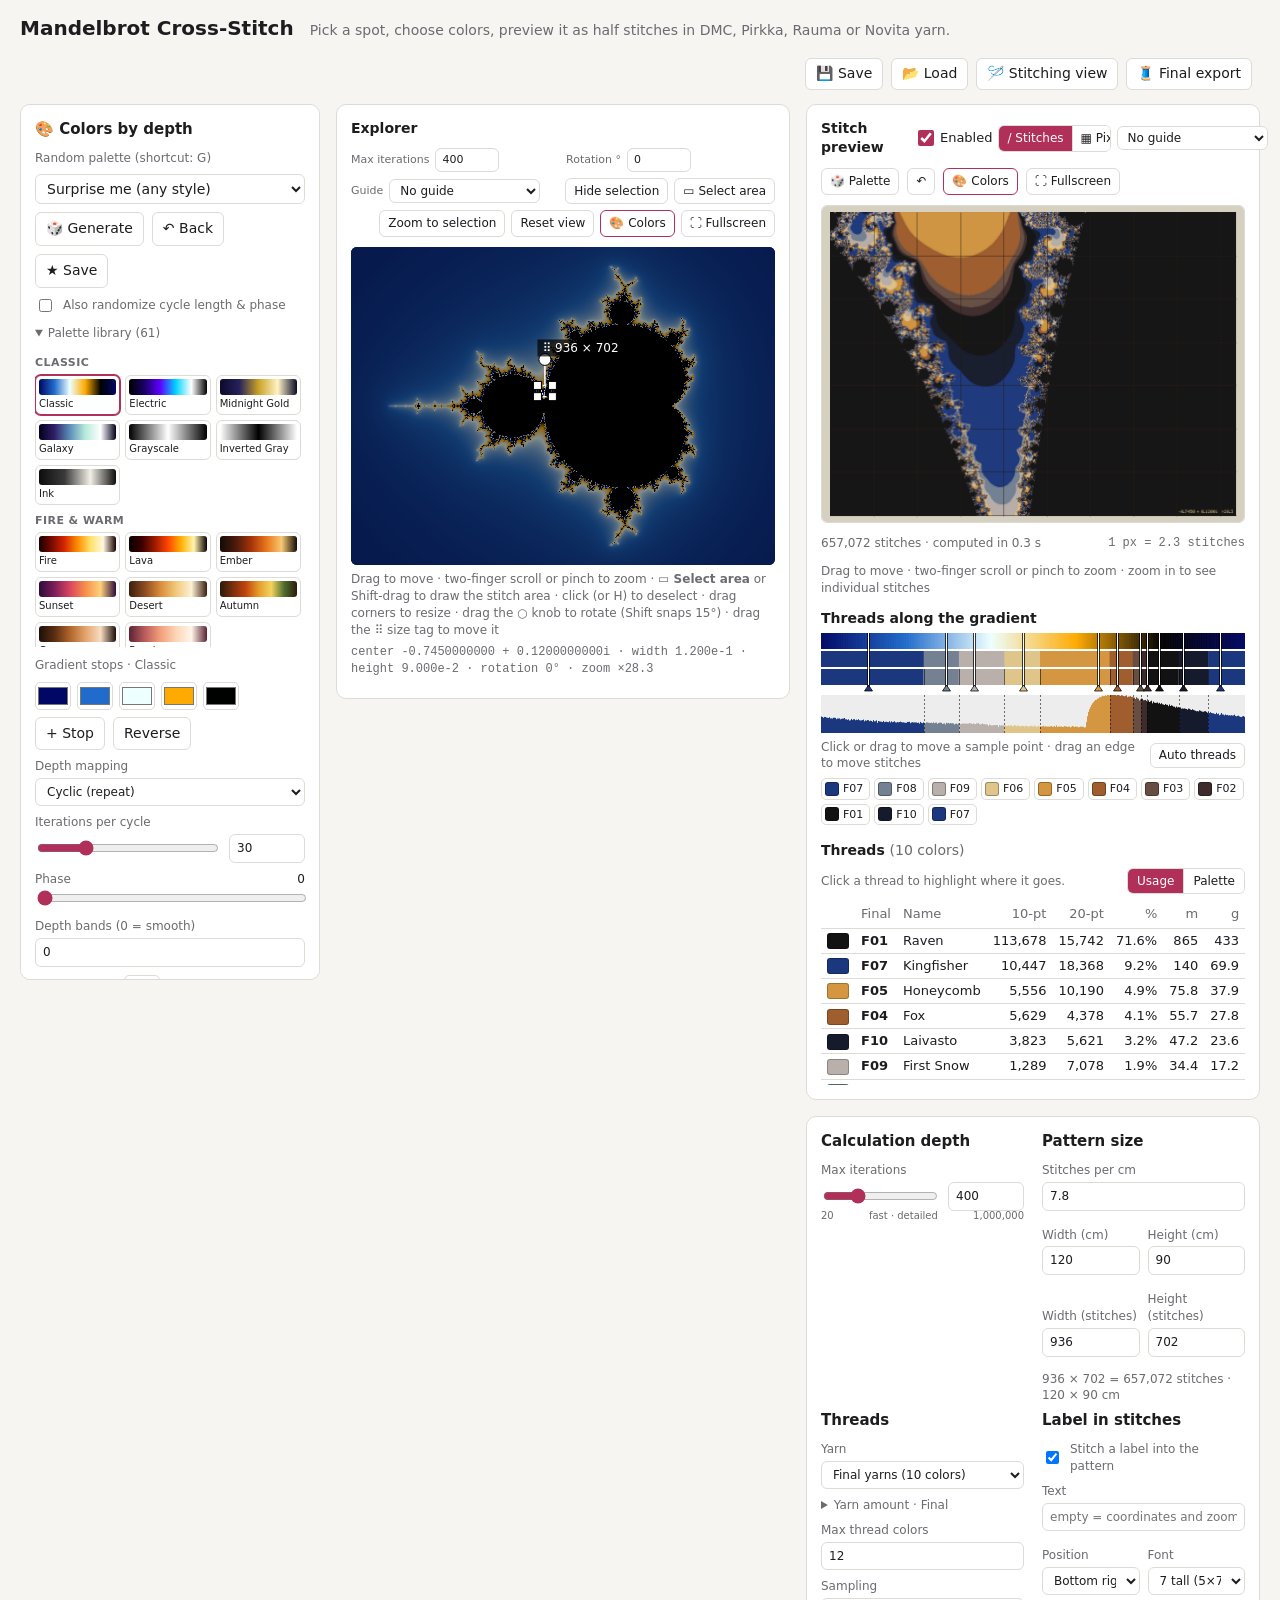
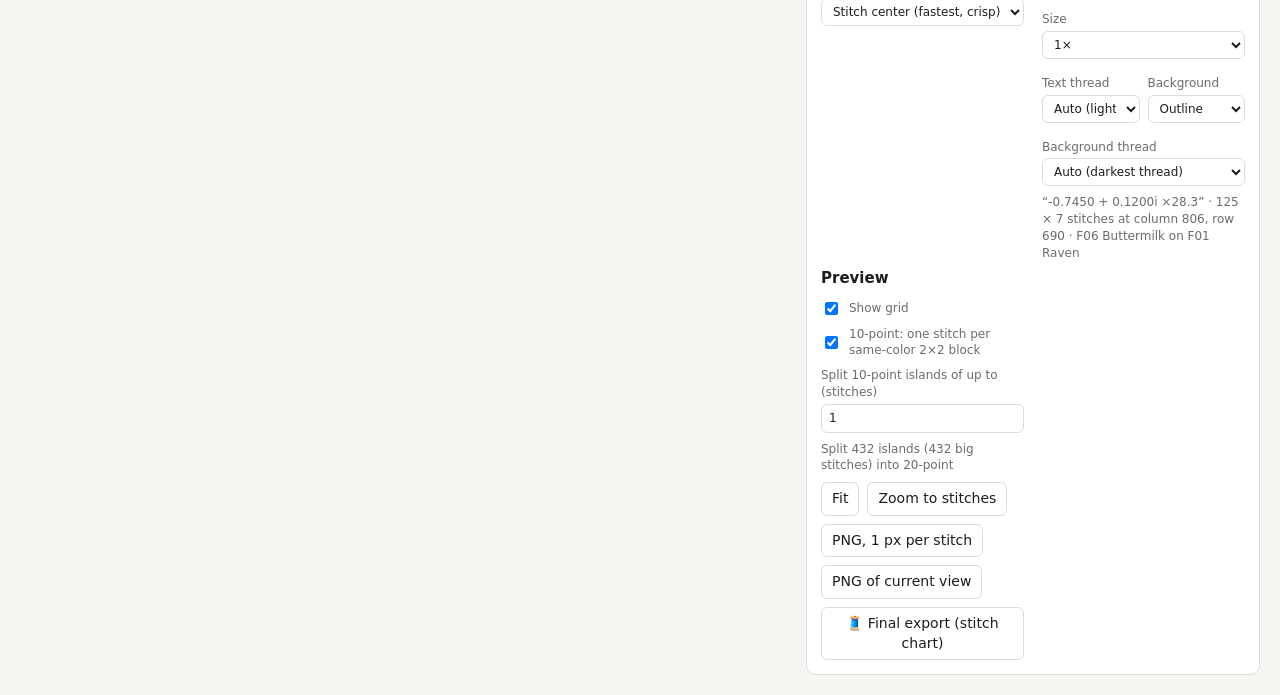
<file: index.html>
<!doctype html>
<html lang="en">
<head>
  <meta charset="utf-8">
  <meta name="viewport" content="width=device-width, initial-scale=1">
  <title>Mandelbrot Cross-Stitch</title>
  <link rel="stylesheet" href="style.css">
</head>
<body>
  <header class="top">
    <h1>Mandelbrot Cross-Stitch</h1>
    <span class="muted">Pick a spot, choose colors, preview it as half stitches in DMC, Pirkka, Rauma or Novita yarn.</span>
    <div class="row file-tools">
      <button id="saveSettings" type="button" title="Download the selection, colors and render settings as a JSON file (Cmd+S)">💾 Save</button>
      <button id="loadSettings" type="button" title="Open a saved JSON file or stitch chart (or drop it onto the page)">📂 Load</button>
      <a class="btn-link" href="work.html" target="_blank" rel="noopener" title="Open the stitching view: load a final export and track your progress while stitching">🪡 Stitching view</a>
      <button id="finalExport" type="button" title="Final export: every stitch of the pattern, the 10-point blocks, the thread list and the settings, as one JSON file for making the piece">🧵 Final export</button>
      <input id="loadFile" type="file" accept=".json,application/json" hidden>
      <span id="fileMsg" class="muted small"></span>
    </div>
  </header>

  <main class="app" id="app">
    <!-- Color panel: affects both views. Docked as a sticky column; floats inside a view in fullscreen. -->
    <aside class="panel" id="colorPanel" aria-label="Colors">
      <div class="float-bar"><span class="grip" title="Drag to move">⠿ Colors</span><button type="button" class="float-hide">Hide</button></div>
      <section>
        <h2>🎨 Colors by depth</h2>
        <div class="field-label">Random palette <span class="muted">(shortcut: G)</span></div>
        <select id="genStyle" aria-label="Random palette style"></select>
        <div class="row wrap">
          <button id="generate" type="button" title="Generate a random palette (G)">🎲 Generate</button>
          <button id="paletteBack" type="button" title="Go back to the previous palette">↶ Back</button>
          <button id="savePalette" type="button" title="Save this palette to the library">★ Save</button>
        </div>
        <label class="inline"><input id="genCycle" type="checkbox"> Also randomize cycle length &amp; phase</label>
        <details class="library" open>
          <summary>Palette library <span id="presetCount" class="muted"></span></summary>
          <div id="gallery" class="gallery"></div>
        </details>
        <div class="field-label">Gradient stops · <span id="paletteName"></span></div>
        <div id="stops" class="stops"></div>
        <div class="row">
          <button id="addStop" type="button">+ Stop</button>
          <button id="reverseStops" type="button">Reverse</button>
        </div>
        <label>Depth mapping
          <select id="mapping">
            <option value="cyclic">Cyclic (repeat)</option>
            <option value="linear">Linear</option>
            <option value="log">Logarithmic</option>
            <option value="balanced">Balanced (equal area per color)</option>
            <option value="edge">Balanced to max depth · crisp edge</option>
            <option value="spectrum">Single pass · detail balance</option>
          </select>
        </label>
        <label class="inline" id="fitRangeRow" title="Spread the whole gradient over the depths present in the selected area">
          <input id="fitRange" type="checkbox"> Fit gradient to the selected area
        </label>
        <label id="edgeWidthRow">Edge band width <output id="edgeWidthOut"></output>
          <input id="edgeWidth" type="range" min="-200" max="200" step="1" title="Left: thin bands at the edge · Right: wide bands at the edge (double-click to reset)">
          <span class="range-ends"><span>narrow</span><span>balanced</span><span>wide</span></span>
        </label>
        <label id="detailBalanceRow">Detail balance <output id="detailBalanceOut"></output>
          <input id="detailBalance" type="range" min="0" max="100" step="1" title="How the single gradient pass is shared out. Left: equal area per color (like Balanced), detail in the outer areas. Right: by depth, more colors in the deep filaments next to the inside. Double-click to reset.">
          <span class="range-ends"><span>by area</span><span>even</span><span>by depth (near the set)</span></span>
        </label>
        <label id="bunchRow">Band bunching <output id="bunchOut"></output>
          <input id="bunch" type="range" min="-100" max="100" step="1" title="Pack the color bands toward the outer area (left) or toward the set's edge (right). Double-click to reset.">
          <span class="range-ends"><span>toward outside</span><span>even</span><span>toward edge</span></span>
        </label>
        <label id="periodRow"><span id="periodLabel">Iterations per cycle</span>
          <span class="slider-num">
            <input id="period" type="range" min="0" max="1000" step="1" title="Logarithmic: 1 – 1,000,000">
            <input id="periodNum" type="number" min="1" max="1000000" step="any">
          </span>
        </label>
        <label class="cyclic-only">Phase <output id="offsetOut"></output>
          <input id="offset" type="range" min="0" max="1" step="0.01">
        </label>
        <label>Depth bands <span class="muted">(0 = smooth)</span>
          <input id="bands" type="number" min="0" max="64" step="1">
        </label>
        <label class="inline">Inside the set
          <input id="interior" type="color">
        </label>
      </section>
    </aside>

    <div class="layout">
    <!-- Row 1: explorer -->
    <div class="stage solo" id="explorerStage">
      <section class="card" id="explorerCard">
        <div class="card-head">
          <h2>Explorer</h2>
          <div class="row wrap-tight">
            <label class="inline compact" title="Higher = more detail near the set edge, slower">Max iterations
              <input id="maxIter" type="number" min="20" max="1000000" step="10">
            </label>
            <label class="inline compact" title="Rotate the stitch area (degrees, counter-clockwise). Or drag the round knob; Shift snaps to 15°. Double-click to reset.">Rotation °
              <input id="selRot" type="number" min="-180" max="180" step="1">
            </label>
            <label class="inline compact" title="Framing guide inside the selection and over the stitch preview (F cycles, Shift+F turns)">Guide
              <select class="guide-select"></select>
            </label>
            <button class="guide-orient" type="button" title="Turn the guide (Shift+F)">⟲</button>
            <button id="selToggle" type="button" title="Hide the selection to explore freely (also: a plain click in the explorer, H, or Esc). Shift-drag draws a new one.">Hide selection</button>
            <button id="selectMode" type="button" title="Draw a new stitch area (or Shift-drag). Turns off after drawing.">▭ Select area</button>
            <button id="zoomSel" type="button">Zoom to selection</button>
            <button id="resetView" type="button">Reset view</button>
            <button class="colors-btn" type="button" title="Show/hide the color panel">🎨 Colors</button>
            <button class="fs-btn" data-stage="explorerStage" type="button" title="Fullscreen (Esc to exit)">⛶ Fullscreen</button>
          </div>
        </div>
        <div id="explorerWrap" class="explorer">
          <canvas id="explorer"></canvas>
          <canvas id="overlay"></canvas>
        </div>
        <p class="muted small">
          Drag to move · two-finger scroll or pinch to zoom ·
          <b>▭ Select area</b> or Shift-drag to draw the stitch area · click (or H) to deselect · drag corners to resize · drag the ○ knob to rotate (Shift snaps 15°) · drag the ⠿ size tag to move it
        </p>
        <div id="coords" class="info mono"></div>
      </section>
    </div>

    <!-- Row 2: size, thread & preview controls → stitch renderer -->
    <div class="stage" id="stitchStage">
    <aside class="panel sticky" aria-label="Pattern controls">
      <div class="float-bar"><span class="grip" title="Drag to move">⠿ Controls</span><button type="button" class="float-hide">Hide</button></div>
      <section>
        <h2>Calculation depth</h2>
        <label title="Max iterations: higher = more detail near the set's edge, slower. Same setting as the explorer's Max iterations. Recomputes when you release the slider.">Max iterations
          <span class="slider-num">
            <input id="depthSlider" type="range" min="0" max="1000" step="1">
            <input id="depthNum" type="number" min="20" max="1000000" step="10">
          </span>
          <span class="range-ends"><span>20</span><span>fast · detailed</span><span>1,000,000</span></span>
        </label>
      </section>

      <section>
        <h2>Pattern size</h2>
        <label>Stitches per cm
          <input id="density" type="number" min="1" max="100" step="0.1">
        </label>
        <div class="row">
          <label>Width (cm)
            <input id="cmW" type="number" min="1" max="1000" step="0.1">
          </label>
          <label>Height (cm)
            <input id="cmH" type="number" min="1" max="1000" step="0.1">
          </label>
        </div>
        <div class="row">
          <label>Width (stitches)
            <input id="stitchW" type="number" min="5" max="20000" step="1">
          </label>
          <label>Height (stitches)
            <input id="stitchH" type="number" min="5" max="20000" step="1">
          </label>
        </div>
        <div id="sizeInfo" class="info"></div>
      </section>

      <section>
        <h2>Threads</h2>
        <label title="Which threads the pattern is made of. Pirkka colors are sampled from the 2024 shade card photo, Rauma Finull colors from the product photos on raumagarn.no, Novita 7 Veljestä colors from the AW2026 yarn card, Store bin colors measured from photos taken in the store, Final yarns measured from photos of each ball on white paper (all approximate).">Yarn
          <select id="yarn">
            <option value="final">Final yarns (10 colors)</option>
            <option value="final2">Final yarns v2, resampled (10 colors)</option>
            <option value="dmc">DMC stranded cotton (441 colors)</option>
            <option value="pirkka">Pirkka wool (75 colors)</option>
            <option value="rauma">Rauma Finull wool (137 colors)</option>
            <option value="novita">Novita 7 Veljestä wool (35 colors)</option>
            <option value="store">Store bin, from photos (12 colors)</option>
          </select>
        </label>
        <details class="yarn-amount" id="yarnAmount">
          <summary>Yarn amount · <span id="yarnAmountName">DMC</span></summary>
          <div class="row">
            <label>Meters per ball <input id="yarnMeters" type="number" min="1" max="100000" step="any"></label>
            <label>Grams per ball <input id="yarnGrams" type="number" min="1" max="10000" step="any"></label>
          </div>
          <div class="row">
            <label title="Strands threaded for each small 20-point stitch. 0.5 = one ply of a 2-ply strand (split the yarn)">Strands, 20-point <input id="yarnStrands" type="number" min="0.25" max="12" step="0.5"></label>
            <label id="yarnStrandsBigRow" title="Strands threaded for each big 10-point stitch (over a 2 × 2 block)">Strands, 10-point <input id="yarnStrandsBig" type="number" min="0.25" max="12" step="0.5"></label>
            <label title="Extra for starting and ending tails and travel between areas">Extra for tails % <input id="yarnExtra" type="number" min="0" max="200" step="1"></label>
          </div>
          <div id="yarnPerStitch" class="info"></div>
        </details>
        <label>Max thread colors
          <input id="maxColors" type="number" min="2" max="80" step="1">
        </label>
        <label>Sampling
          <select id="supersample">
            <option value="1">Stitch center (fastest, crisp)</option>
            <option value="2">2×2 per stitch (4× slower)</option>
            <option value="3">3×3 per stitch (9× slower)</option>
            <option value="8">Ultra clean: 64 samples, jittered median (64× slower)</option>
            <option value="16">Ultra clean: 256 samples (256× slower, final export)</option>
            <option value="32">Ultra clean: 1024 samples (1024× slower, final export)</option>
          </select>
        </label>
      </section>

      <section>
        <h2>Label in stitches</h2>
        <label class="inline"><input id="labelOn" type="checkbox"> Stitch a label into the pattern</label>
        <label>Text
          <input id="labelText" type="text" maxlength="120" placeholder="empty = coordinates and zoom">
        </label>
        <div class="row">
          <label>Position
            <select id="labelPos">
              <option value="bl">Bottom left</option>
              <option value="bc">Bottom center</option>
              <option value="br">Bottom right</option>
            </select>
          </label>
          <label title="Font height in stitches (before the size multiplier)">Font
            <select id="labelFont">
              <option value="7">7 tall (5×7)</option>
              <option value="5">5 tall (3×5)</option>
              <option value="3">3 tall (tiny)</option>
            </select>
          </label>
        </div>
        <label title="Each font pixel becomes size × size stitches">Size
          <select id="labelSize">
            <option value="1">1×</option>
            <option value="2">2×</option>
            <option value="3">3×</option>
          </select>
        </label>
        <div class="row">
          <label>Text thread <select id="labelFg"></select></label>
          <label>Background
            <select id="labelBgMode">
              <option value="none">None</option>
              <option value="outline">Outline</option>
              <option value="band">Band</option>
            </select>
          </label>
        </div>
        <label>Background thread <select id="labelBg"></select></label>
        <div id="labelInfo" class="info"></div>
      </section>

      <section>
        <h2>Preview</h2>
        <label class="inline"><input id="grid" type="checkbox"> Show grid</label>
        <label class="inline" title="Penelope canvas: where a 2 × 2 block of the fine grid (fixed blocks from the top-left corner) is one color, stitch it as one big 10-point stitch instead of four small ones"><input id="grosPoint" type="checkbox"> 10-point: one stitch per same-color 2×2 block</label>
        <label title="An island is a group of same-color 10-point stitches touching by an edge or a corner. Islands this small or smaller are stitched as 20-point instead (0 = keep every 10-point stitch).">Split 10-point islands of up to (stitches)
          <input id="islandMax" type="number" min="0" max="1000" step="1">
        </label>
        <div id="islandInfo" class="info"></div>
        <div class="row wrap">
          <button id="fitPreview" type="button">Fit</button>
          <button id="stitchZoom" type="button">Zoom to stitches</button>
        </div>
        <div class="row wrap">
          <button id="exportFull" type="button">PNG, 1 px per stitch</button>
          <button id="exportView" type="button">PNG of current view</button>
          <button id="finalExport2" type="button" title="Every stitch, the 10-point blocks, the thread list and the settings as one JSON file">🧵 Final export (stitch chart)</button>
        </div>
      </section>
    </aside>
      <section class="card" id="stitchCard">
        <div class="card-head">
          <div class="row head-left">
            <h2>Stitch preview</h2>
            <label class="switch" title="Turn off to skip computing the pattern while exploring">
              <input id="stitchEnabled" type="checkbox"> <span>Enabled</span>
            </label>
            <div class="seg" role="group" aria-label="Zoomed-in look" title="How stitches look when zoomed in">
              <button type="button" data-look="stitch">/ Stitches</button>
              <button type="button" data-look="pixels">▦ Pixels</button>
            </div>
            <select class="guide-select" title="Framing guide (F cycles, Shift+F turns)" aria-label="Framing guide"></select>
            <button class="guide-orient" type="button" title="Turn the guide (Shift+F)">⟲</button>
          </div>
          <div class="row status">
            <button id="generate2" type="button" title="New random palette (G)">🎲 Palette</button>
            <button id="paletteBack2" type="button" title="Previous palette">↶</button>
            <button class="colors-btn" type="button" title="Show/hide the color panel">🎨 Colors</button>
            <button class="fs-btn" data-stage="stitchStage" type="button" title="Fullscreen (Esc to exit)">⛶ Fullscreen</button>
          </div>
        </div>
        <div class="preview-box">
          <canvas id="stitches"></canvas>
          <div id="stitchOff" class="preview-off" hidden>Stitch preview is off. Turn on “Enabled” to compute the pattern.</div>
        </div>
        <div class="row between">
          <span class="row status">
            <progress id="progress" max="1" value="0" hidden></progress>
            <span id="status" class="muted small"></span>
          </span>
          <span class="mono muted small"><span id="hover"></span> <span id="zoomInfo"></span></span>
        </div>
        <p class="muted small">Drag to move · two-finger scroll or pinch to zoom · zoom in to see individual stitches</p>
        <!-- Thread spectrum: docked here; floats in fullscreen (moved by JS into the explorer when that is fullscreen). -->
        <div class="spectrum-wrap" id="spectrumPanel">
        <div class="float-bar"><span class="grip" title="Drag to move">⠿ Threads along the gradient</span><button type="button" class="float-hide">Hide</button></div>
        <h3 title="Top: the gradient. Middle: the threads it becomes (picked from the gradient alone, so depth-mapping settings don't change them). Lines: where each thread's color is sampled. Bottom: how many stitches land on each part of the gradient.">Threads along the gradient</h3>
        <canvas id="spectrum" class="spectrum" title="Top: gradient · 2nd: nearest yarn colors of the selected yarn set · 3rd: the chosen threads · lines: where each thread is sampled · bottom: stitches along the gradient. Click or drag to move the sample point of the thread under the pointer; drag the edge between two threads to move stitches between them."></canvas>
        <div class="row between spectrum-foot">
          <span id="spectrumInfo" class="muted small spectrum-info"></span>
          <button id="threadsAuto" type="button" title="Throw away your thread edits and pick threads automatically again">Auto threads</button>
        </div>
        <!-- One chip per band (thread segment): click to choose its exact yarn from the yarn set. -->
        <div id="bandChips" class="band-chips"></div>
        <div id="bandUnused" class="muted small band-unused"></div>
        <div id="bandPicker" class="band-picker" hidden>
          <div class="row band-picker-head">
            <span id="bandPickerTitle" class="small"></span>
            <input id="bandSearch" type="search" placeholder="Search code or name" autocomplete="off">
            <button id="bandPickerClose" type="button" title="Close">✕</button>
          </div>
          <div class="row band-picker-tools">
            <button id="bandSplit" type="button" title="Split this band in two; the new half gets a yarn no band uses yet">＋ Split band</button>
            <button id="bandRemove" type="button" title="Remove this band: its part of the gradient goes to the neighbouring band">− Remove band</button>
          </div>
          <div id="bandPickerList" class="band-picker-list"></div>
        </div>
        </div>
        <div class="legend-wrap">
        <div class="float-bar"><span class="grip" title="Drag to move">⠿ Threads</span><button type="button" class="float-hide">Hide</button></div>
        <h3>Threads <span id="threadCount" class="muted"></span></h3>
        <div class="row between legend-tools">
          <span class="muted small">Click a thread to highlight where it goes.</span>
          <div class="seg" id="legendSort" role="group" aria-label="Sort threads">
            <button type="button" data-sort="usage" title="Most stitches first">Usage</button>
            <button type="button" data-sort="palette" title="In gradient order, inside-the-set thread first">Palette</button>
          </div>
        </div>
        <table class="legend">
          <thead><tr><th></th><th id="legendCodeHead">DMC</th><th>Name</th><th class="num" id="legendBigHead" title="Big stitches, each over a same-color 2 × 2 block">10-pt</th><th class="num" id="legendSmallHead" title="Small stitches, each over one cell">20-pt</th><th class="num" title="Share of the pattern area">%</th><th class="num" title="Estimated yarn length, meters (see Yarn amount in the stitch controls)">m</th><th class="num" title="Estimated yarn weight, grams">g</th></tr></thead>
          <tbody id="legend"></tbody>
        </table>
        <div id="yarnTotal" class="muted small yarn-total"></div>
        </div>
      </section>
    </div>
    </div>
  </main>

  <!-- Save: a name is required. A modal <dialog> sits in the top layer, so it also works in fullscreen. -->
  <dialog id="saveDialog" aria-labelledby="saveDialogTitle">
    <form id="saveForm">
      <h2 id="saveDialogTitle">💾 Save settings</h2>
      <label>Name this save
        <input id="saveNameInput" type="text" maxlength="80" list="saveNameList" autocomplete="off" placeholder="e.g. Seahorse valley, blue">
      </label>
      <datalist id="saveNameList"></datalist>
      <div id="saveFilePreview" class="muted small mono"></div>
      <div id="saveDialogNote" class="muted small"></div>
      <div class="row dialog-buttons">
        <button type="button" id="saveCancel">Cancel</button>
        <button type="submit" id="saveConfirm" class="primary" disabled>Save</button>
      </div>
    </form>
  </dialog>

  <script type="module" src="js/main.js"></script>
</body>
</html>
</file>
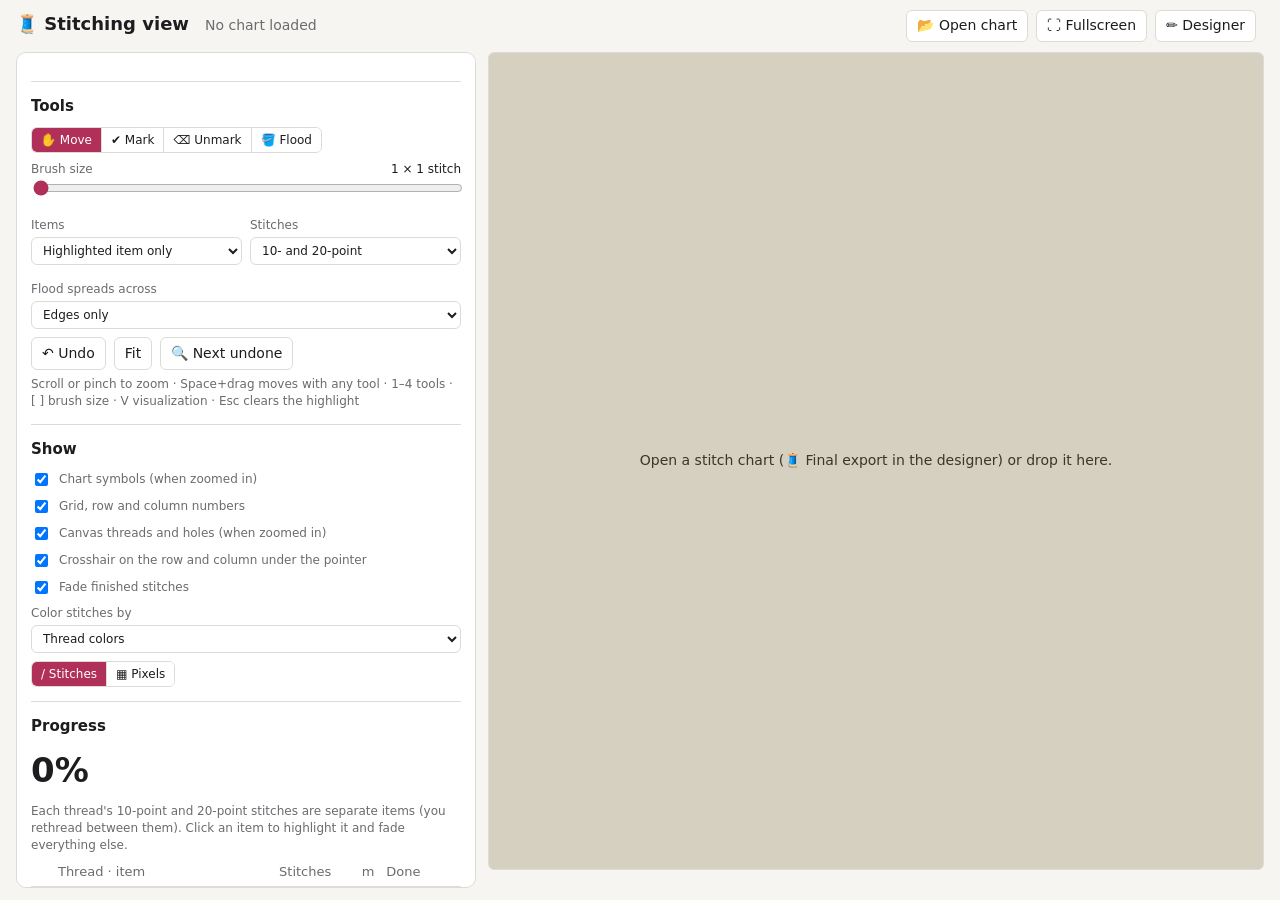
<file: work.html>
<!doctype html>
<html lang="en">
<head>
  <meta charset="utf-8">
  <meta name="viewport" content="width=device-width, initial-scale=1, viewport-fit=cover">
  <meta name="theme-color" content="#17171a">
  <title>Stitching view · Mandelbrot Cross-Stitch</title>
  <link rel="manifest" href="manifest.webmanifest">
  <link rel="icon" href="icons/icon-192.png">
  <link rel="stylesheet" href="style.css">
  <link rel="stylesheet" href="work.css">
</head>
<body class="work">
  <header class="top work-top">
    <h1>🧵 Stitching view</h1>
    <span id="chartInfo" class="muted">No chart loaded</span>
    <div class="row file-tools">
      <button id="openChart" type="button" title="Open a stitch chart (🧵 Final export in the designer), or drop it anywhere">📂 Open chart</button>
      <input id="chartFile" type="file" accept=".json,application/json,text/plain" hidden>
      <button id="fsBtn" type="button" title="Fullscreen">⛶ Fullscreen</button>
      <a class="btn-link" href="index.html" target="_blank" rel="noopener" title="Open the designer">✏️ Designer</a>
      <span id="msg" class="muted small"></span>
    </div>
  </header>

  <main class="work-main">
    <aside class="panel work-panel" aria-label="Stitching tools">
      <!-- Phone: this panel is a slide-up sheet (☰ in the bottom toolbar). -->
      <div class="sheet-head">
        <span class="sheet-grip"></span>
        <button id="sheetClose" type="button" aria-label="Close">✕</button>
      </div>
      <section class="phone-only">
        <h2>Chart</h2>
        <div id="chartInfo2" class="muted small"></div>
        <div class="row wrap">
          <button id="openChart2" type="button">📂 Open chart</button>
          <button id="fsBtn2" type="button">⛶ Fullscreen</button>
          <a class="btn-link" href="index.html" rel="noopener">✏️ Designer</a>
        </div>
      </section>
      <section>
        <h2>Tools</h2>
        <div class="seg tools" id="tools" role="group" aria-label="Tool">
          <button type="button" data-tool="pan" title="Drag to move the view (1)">✋ Move</button>
          <button type="button" data-tool="paint" title="Drag over stitches to mark them done (2)">✔ Mark</button>
          <button type="button" data-tool="erase" title="Drag over stitches to unmark them (3)">⌫ Unmark</button>
          <button type="button" data-tool="fill" title="Flood: click a stitch to mark its whole connected same-color patch done (click a finished one to unmark) (4)">🪣 Flood</button>
        </div>
        <label>Brush size <output id="brushOut"></output>
          <input id="brush" type="range" min="0" max="7" step="1" title="Size of the ✔ Mark / ⌫ Unmark brush in stitches ([ and ] change it)">
        </label>
        <div class="row">
          <label title="Which items the marking tools touch (an item = a thread in one stitch type)">Items
            <select id="filterColor">
              <option value="all">All colors</option>
              <option value="hl">Highlighted item only</option>
            </select>
          </label>
          <label title="Which stitch type the marking tools touch">Stitches
            <select id="filterStyle">
              <option value="both">10- and 20-point</option>
              <option value="10">10-point only</option>
              <option value="20">20-point only</option>
            </select>
          </label>
        </div>
        <label title="How the flood spreads through same-color stitches">Flood spreads across
          <select id="floodConn">
            <option value="4">Edges only</option>
            <option value="8">Edges and corners</option>
          </select>
        </label>
        <div class="row wrap">
          <button id="undo" type="button" title="Undo the last marking (Cmd+Z)">↶ Undo</button>
          <button id="fit" type="button" title="Show the whole piece (F)">Fit</button>
          <button id="findNext" type="button" title="Jump to the next unfinished stitch of the highlighted color, or of any color (N)">🔍 Next undone</button>
        </div>
        <p class="muted small">Scroll or pinch to zoom · Space+drag moves with any tool · 1–4 tools · [ ] brush size · V visualization · Esc clears the highlight</p>
      </section>

      <section>
        <h2>Show</h2>
        <label class="inline"><input type="checkbox" id="showSymbols"> Chart symbols (when zoomed in)</label>
        <label class="inline"><input type="checkbox" id="showGrid"> Grid, row and column numbers</label>
        <label class="inline"><input type="checkbox" id="showTexture"> Canvas threads and holes (when zoomed in)</label>
        <label class="inline"><input type="checkbox" id="showCross"> Crosshair on the row and column under the pointer</label>
        <label class="inline"><input type="checkbox" id="showDone"> Fade finished stitches</label>
        <label title="Color each stitch by a property instead of its thread color (V cycles)">Color stitches by
          <select id="visual"></select>
        </label>
        <div id="visualLegend" class="visual-legend"></div>
        <div class="seg" role="group" aria-label="Look">
          <button type="button" data-look="stitch">/ Stitches</button>
          <button type="button" data-look="pixels">▦ Pixels</button>
        </div>
      </section>

      <section>
        <h2>Progress</h2>
        <div class="total-progress">
          <div class="total-pct" id="pctAll">0%</div>
          <div class="total-detail">
            <div class="done-bar big"><span class="bar"><span id="barAll"></span></span></div>
            <div id="progressText" class="muted small"></div>
          </div>
        </div>
        <p class="muted small">Each thread's 10-point and 20-point stitches are separate items (you rethread between them). Click an item to highlight it and fade everything else.</p>
        <table class="legend work-legend">
          <thead><tr><th></th><th>Thread · item</th><th class="num" title="Stitches (a 10-point stitch covers 2 × 2 cells and counts once)">Stitches</th><th class="num" title="Estimated yarn, meters">m</th><th>Done</th></tr></thead>
          <tbody id="threads"></tbody>
        </table>
      </section>

      <section>
        <h2>Progress backup</h2>
        <p class="muted small">Progress is kept in this browser. Save it to a file now and then (a backup, and the way to move it between your phone and computer).</p>
        <div class="row wrap">
          <button id="saveProgress" type="button" title="Download your progress as a file">⬇ Save progress</button>
          <button id="loadProgress" type="button" title="Apply a saved progress file to the open chart">⬆ Load progress</button>
          <input id="progressFile" type="file" accept=".json,application/json,text/plain" hidden>
        </div>
      </section>
    </aside>

    <section class="work-stage">
      <!-- Phone: top bar (progress + tapped stitch) and bottom toolbar. -->
      <div class="mobile-bar">
        <span id="mPct" class="m-pct">–</span>
        <span id="mInfo" class="m-info">Tap a stitch to see what it is</span>
      </div>
      <div class="preview-box work-box">
        <canvas id="stitches"></canvas>
        <div id="dropHint" class="preview-off">Open a stitch chart (🧵 Final export in the designer) or drop it here.</div>
      </div>
      <div class="row between work-status">
        <span id="hover" class="mono small"></span>
        <span id="zoomInfo" class="mono muted small"></span>
      </div>
      <nav class="mobile-tools" aria-label="Tools">
        <button type="button" data-tool="pan" aria-label="Move">✋<small>Move</small></button>
        <button type="button" data-tool="paint" aria-label="Mark">✔<small>Mark</small></button>
        <button type="button" data-tool="erase" aria-label="Unmark">⌫<small>Unmark</small></button>
        <button type="button" data-tool="fill" aria-label="Flood">🪣<small>Flood</small></button>
        <button type="button" id="mUndo" aria-label="Undo">↶<small>Undo</small></button>
        <button type="button" id="mNext" aria-label="Next undone">🔍<small>Next</small></button>
        <button type="button" id="mSheet" aria-label="Menu">☰<small>Menu</small></button>
      </nav>
    </section>
  </main>

  <script type="module" src="js/work.js"></script>
</body>
</html>
</file>
<file: style.css>
:root {
  --bg: #f6f5f2;
  --panel: #ffffff;
  --text: #1d1d1f;
  --muted: #6b6b70;
  --border: #dddbd5;
  --accent: #b0305a;
  --input: #ffffff;
  --alert: #d0342c;
}
@media (prefers-color-scheme: dark) {
  :root {
    --bg: #17171a;
    --panel: #212125;
    --text: #ececef;
    --muted: #9a9aa2;
    --border: #36363c;
    --accent: #ef6b95;
    --input: #2a2a2f;
    --alert: #ff6b5e;
  }
}

* { box-sizing: border-box; }
body {
  margin: 0;
  background: var(--bg);
  color: var(--text);
  font: 14px/1.4 system-ui, -apple-system, sans-serif;
}

.top { padding: 14px 20px; display: flex; gap: 16px; align-items: baseline; flex-wrap: wrap; }
h1 { font-size: 20px; margin: 0; }
h2 { font-size: 15px; margin: 0 0 10px; }
h3 { font-size: 14px; margin: 16px 0 4px; }
.muted { color: var(--muted); font-weight: normal; }
.small { font-size: 12px; margin: 6px 0; }
.mono { font-family: ui-monospace, Menlo, monospace; font-size: 12px; }

.app {
  display: grid;
  grid-template-columns: 300px minmax(0, 1fr);
  gap: 16px;
  padding: 0 20px 20px;
  align-items: start;
}
.app.colors-closed { grid-template-columns: minmax(0, 1fr); }
.app.colors-closed > #colorPanel { display: none; }
#colorPanel { position: sticky; top: 12px; max-height: calc(100vh - 24px); overflow-y: auto; }
/* The two render views sit side by side; fullscreen is where the detailed work happens. */
.layout {
  display: grid;
  grid-template-columns: minmax(0, 1fr) minmax(0, 1fr);
  gap: 16px;
  align-items: start;
  min-width: 0;
}
@media (max-width: 1100px) {
  .layout { grid-template-columns: minmax(0, 1fr); }
}
#stitchStage:not(:fullscreen) { grid-template-columns: minmax(0, 1fr); }
#stitchStage:not(:fullscreen) > .card { order: 1; }
#stitchStage:not(:fullscreen) > .panel {
  order: 2;
  position: static;
  max-height: none;
  display: grid;
  grid-template-columns: repeat(auto-fit, minmax(190px, 1fr));
  gap: 0 18px;
}
#stitchStage:not(:fullscreen) > .panel section + section { border-top: 0; margin-top: 0; padding-top: 0; }
.card-head h2 { font-size: 14px; }
.card-head button, .card-head .seg button { padding: 4px 8px; font-size: 12px; white-space: nowrap; }
.card-head > .row { flex-wrap: wrap; justify-content: flex-end; gap: 6px; }
.head-left { flex-wrap: nowrap !important; justify-content: flex-start !important; }
.row.status { gap: 8px; }
progress { width: 120px; }
.card-head label.compact { font-size: 11px; }
.card-head label.compact input { width: 64px; padding: 3px 6px; }
.card-head .guide-select { width: auto; margin: 0; padding: 3px 6px; font-size: 12px; }
.guide-orient[hidden] { display: none; }
.stage {
  position: relative;
  display: grid;
  grid-template-columns: 270px minmax(0, 1fr);
  gap: 16px;
  align-items: start;
}
.stage.solo { grid-template-columns: minmax(0, 1fr); }
@media (max-width: 800px) {
  .app { grid-template-columns: 1fr; padding: 0 12px 12px; }
  #colorPanel { position: static; max-height: none; }
  .stage { grid-template-columns: 1fr; }
  .panel.sticky { position: static; max-height: none; }
}

.panel, .card {
  background: var(--panel);
  border: 1px solid var(--border);
  border-radius: 10px;
  padding: 14px;
}
.panel section + section { border-top: 1px solid var(--border); margin-top: 14px; padding-top: 14px; }
.stage > .card { min-width: 0; }
.panel.sticky { position: sticky; top: 12px; max-height: calc(100vh - 24px); overflow-y: auto; }
.card-head { display: flex; justify-content: space-between; align-items: center; gap: 10px; flex-wrap: wrap; margin-bottom: 10px; }
.card-head h2 { margin: 0; }

label, .field-label { display: block; margin: 8px 0; color: var(--muted); font-size: 12px; }
label.inline { display: flex; align-items: center; gap: 8px; }
label output { color: var(--text); float: right; }
input[type=number], input[type=text], select {
  display: block; width: 100%; margin-top: 3px; padding: 5px 7px;
  border: 1px solid var(--border); border-radius: 6px;
  background: var(--input); color: var(--text); font: inherit;
}
input[type=range] { width: 100%; accent-color: var(--accent); }
input[type=color] { width: 36px; height: 28px; padding: 0; border: 1px solid var(--border); border-radius: 5px; background: none; cursor: pointer; }
button {
  padding: 6px 10px; border: 1px solid var(--border); border-radius: 6px;
  background: var(--input); color: var(--text); font: inherit; cursor: pointer;
}
button:hover { border-color: var(--accent); }
.row { display: flex; gap: 8px; align-items: end; }
.row > label { flex: 1; }

.stops { display: flex; flex-wrap: wrap; gap: 6px; margin-bottom: 6px; }
.stop { position: relative; }
.stop button {
  position: absolute; top: -7px; right: -7px; width: 16px; height: 16px; padding: 0;
  border-radius: 50%; font-size: 10px; line-height: 14px; display: none;
}
.stop:hover button { display: block; }

.spectrum { display: block; width: 100%; height: 100px; cursor: pointer; touch-action: none; }
.spectrum-foot { margin-top: 2px; align-items: center; flex-wrap: nowrap; }
.spectrum-info { margin: 0; min-height: 1.4em; flex: 1; min-width: 0; }
#threadsAuto { padding: 3px 8px; font-size: 12px; white-space: nowrap; }
#threadsAuto:not(:disabled) { border-color: var(--accent); }
.spectrum-wrap h3 { margin-top: 12px; }
.band-chips { display: flex; flex-wrap: wrap; gap: 4px; margin-top: 6px; }
.band-chip {
  display: inline-flex; align-items: center; gap: 4px; padding: 2px 6px 2px 3px; font-size: 11px;
  font-variant-numeric: tabular-nums; border-radius: 5px;
}
.band-chip i { display: inline-block; width: 14px; height: 14px; border-radius: 3px; border: 1px solid rgba(0,0,0,0.3); }
.band-chip.on { border-color: var(--accent); box-shadow: 0 0 0 1px var(--accent); }
.band-chip.manual::after { content: '✎'; color: var(--accent); }
.band-picker { margin-top: 6px; border: 1px solid var(--border); border-radius: 8px; padding: 6px; background: var(--panel); }
.band-picker-head { align-items: center; gap: 6px; margin-bottom: 4px; }
.band-picker-head span { flex: 1; min-width: 0; }
.band-picker-head input { width: 170px; flex: none; margin: 0; padding: 4px 6px; }
.band-picker-head button { padding: 3px 8px; }
.band-picker-tools { gap: 6px; margin-bottom: 6px; }
.band-picker-tools button { padding: 3px 8px; font-size: 12px; }
.band-unused { margin: 4px 0 0; }
.band-unused:empty { display: none; }
.band-picker-list button em.unused { color: var(--accent); font-weight: 600; }
.band-picker-list { max-height: 220px; overflow-y: auto; display: grid; grid-template-columns: repeat(auto-fill, minmax(150px, 1fr)); gap: 3px; }
.band-picker-list button {
  display: flex; align-items: center; gap: 6px; padding: 3px 5px; text-align: left; font-size: 11px; line-height: 1.2;
  border-radius: 5px; min-width: 0;
}
.band-picker-list button i { flex: none; width: 22px; height: 18px; border-radius: 3px; border: 1px solid rgba(0,0,0,0.3); }
.band-picker-list button span { min-width: 0; overflow: hidden; text-overflow: ellipsis; white-space: nowrap; flex: 1; }
.band-picker-list button em { font-style: normal; color: var(--muted); font-size: 10px; }
.band-picker-list button.on { border-color: var(--accent); box-shadow: 0 0 0 1px var(--accent); }
/* Fullscreen: its own floating panel along the bottom of the screen (left of the thread list in the stitch view,
   left of the color panel in the explorer). Drag by the grip, resize from the corner. */
.stage:fullscreen .spectrum-wrap {
  position: absolute; z-index: 9; bottom: 14px; left: 14px; right: 468px;
  min-width: 260px; max-width: calc(100vw - 28px); resize: horizontal; overflow: hidden;
  padding: 0 12px 8px; border: 1px solid var(--border); border-radius: 10px;
  background: color-mix(in srgb, var(--panel) 90%, transparent);
  backdrop-filter: blur(10px); -webkit-backdrop-filter: blur(10px);
  box-shadow: 0 10px 40px rgba(0, 0, 0, 0.45);
}
.stage:fullscreen .spectrum-wrap .float-bar { margin: 0 -6px 6px; padding-top: 8px; }
.stage:fullscreen .spectrum-wrap h3 { display: none; }
#explorerStage:fullscreen .spectrum-wrap { right: 338px; }
/* Leave the bottom strip to the spectrum panel. */
#stitchStage:fullscreen > .panel:not(#colorPanel) { max-height: calc(100vh - 250px); }
.stage:fullscreen .spectrum-wrap.collapsed { width: auto; min-width: 0; resize: none; }
.stage:fullscreen .spectrum-wrap.collapsed > :not(.float-bar) { display: none; }
.stage:fullscreen .spectrum-wrap.collapsed .float-bar { border: 0; padding-bottom: 8px; margin-bottom: 0; }

.row > select { flex: 1; margin-top: 0; }
.library { margin: 10px 0; }
.library summary { cursor: pointer; font-size: 12px; color: var(--muted); }
.gallery { max-height: 300px; overflow-y: auto; margin-top: 6px; padding-right: 4px; }
.gallery h4 { font-size: 11px; font-weight: 600; color: var(--muted); margin: 8px 0 4px; text-transform: uppercase; letter-spacing: 0.04em; }
.tiles { display: grid; grid-template-columns: repeat(3, 1fr); gap: 5px; }
.tile { position: relative; padding: 3px; border-radius: 6px; text-align: left; min-width: 0; }
.tile .bar { display: block; height: 16px; border-radius: 3px; }
.tile .name { display: block; font-size: 10px; margin-top: 2px; white-space: nowrap; overflow: hidden; text-overflow: ellipsis; }
.tile.active { border-color: var(--accent); box-shadow: 0 0 0 1px var(--accent); }
.tile .del { position: absolute; top: -6px; right: -6px; width: 16px; height: 16px; border-radius: 50%; font-size: 10px; line-height: 14px; text-align: center; background: var(--input); border: 1px solid var(--border); display: none; }
.tile:hover .del { display: block; }
.info { font-size: 12px; color: var(--muted); margin: 6px 0; }

.explorer { position: relative; width: 100%; aspect-ratio: 4 / 3; border-radius: 6px; overflow: hidden; background: #000; }
.explorer canvas { position: absolute; inset: 0; width: 100%; height: 100%; }
#overlay { touch-action: none; }

.preview-box { position: relative; aspect-ratio: 4 / 3; border-radius: 6px; overflow: hidden; border: 1px solid var(--border); }
#stitches { position: absolute; inset: 0; width: 100%; height: 100%; touch-action: none; cursor: grab; }
.row.wrap { flex-wrap: wrap; margin-top: 8px; }
.row.between { justify-content: space-between; flex-wrap: wrap; margin-top: 6px; }
.status { align-items: center; }
progress { width: 160px; accent-color: var(--accent); }

.legend { width: 100%; border-collapse: collapse; font-size: 13px; }
.legend th { text-align: left; color: var(--muted); font-weight: 500; border-bottom: 1px solid var(--border); padding: 4px 6px; }
.legend td { padding: 3px 6px; border-bottom: 1px solid var(--border); }
.legend tr { cursor: pointer; }
.legend tbody tr:hover { background: color-mix(in srgb, var(--accent) 8%, transparent); }
.legend tr.active { background: color-mix(in srgb, var(--accent) 18%, transparent); }
.legend .num { text-align: right; font-variant-numeric: tabular-nums; }
.legend .code { font-weight: 600; }
.yarn-total { margin: 6px 6px 0; }
.yarn-amount { margin: 6px 0 2px; }
.yarn-amount summary { cursor: pointer; font-size: 12px; color: var(--muted); }
.legend tr.unused .num, .alert { color: var(--alert); font-weight: 600; }
.swatch { display: inline-block; width: 22px; height: 16px; border-radius: 3px; border: 1px solid rgba(0,0,0,0.25); vertical-align: middle; }

.head-left { align-items: center; gap: 14px; }
.switch { display: inline-flex; align-items: center; gap: 6px; margin: 0; color: var(--text); font-size: 13px; cursor: pointer; }
.switch input { accent-color: var(--accent); width: 16px; height: 16px; margin: 0; }
.preview-off {
  position: absolute; inset: 0; display: flex; align-items: center; justify-content: center;
  padding: 20px; text-align: center; color: #3b352a; font-size: 14px;
  background: rgba(214, 208, 193, 0.85);
}
.preview-off[hidden] { display: none; }

/* ---------- Fullscreen: render view fills the screen, its controls float on top ---------- */
.float-bar { display: none; }
.stage:fullscreen, .stage:-webkit-full-screen { display: block; background: var(--bg); overflow: hidden; }
.stage:fullscreen > .card {
  position: absolute; inset: 0; border: 0; border-radius: 0;
  display: flex; flex-direction: column; padding: 10px 14px;
}
.stage:fullscreen .explorer { flex: 1; aspect-ratio: auto; min-height: 0; }
.stage:fullscreen .preview-box { flex: 1; height: auto; min-height: 0; aspect-ratio: auto; }
.stage:fullscreen > .panel {
  position: absolute; z-index: 10; top: 60px; left: 14px; width: 300px;
  max-height: calc(100vh - 80px); overflow-y: auto;
  background: color-mix(in srgb, var(--panel) 90%, transparent);
  backdrop-filter: blur(10px); -webkit-backdrop-filter: blur(10px);
  box-shadow: 0 10px 40px rgba(0, 0, 0, 0.45);
}
.stage:fullscreen .float-bar {
  display: flex; justify-content: space-between; align-items: center; gap: 8px;
  margin: -6px -6px 8px; padding: 2px 2px 8px 6px; border-bottom: 1px solid var(--border);
}
.float-bar .grip { cursor: move; user-select: none; font-size: 12px; color: var(--muted); flex: 1; }
.float-bar button { padding: 3px 8px; font-size: 12px; }
.stage:fullscreen > .panel.collapsed { width: auto; overflow: visible; }
.stage:fullscreen > .panel.collapsed > :not(.float-bar) { display: none; }
.stage:fullscreen > .panel.collapsed .float-bar { margin: -6px; border: 0; padding: 0 0 0 6px; }
.stage:fullscreen .legend-wrap {
  position: absolute; z-index: 9; top: 60px; right: 14px; width: 440px; max-height: 45vh; overflow-y: auto;
  padding: 0 12px 10px; border: 1px solid var(--border); border-radius: 10px;
  background: color-mix(in srgb, var(--panel) 90%, transparent);
  backdrop-filter: blur(10px); -webkit-backdrop-filter: blur(10px);
  box-shadow: 0 10px 40px rgba(0, 0, 0, 0.45);
}

/* Color panel floating inside a fullscreen view (moved there by JS) */
.stage:fullscreen > #colorPanel { position: absolute; top: 60px; left: auto; right: 14px; width: 310px; max-height: calc(100vh - 80px); }
#stitchStage:fullscreen > #colorPanel { max-height: 55vh; }
#colorPanel.closed { display: none; }
#stitchStage:fullscreen .legend-wrap { top: auto; bottom: 14px; max-height: calc(45vh - 110px); }
.stage:fullscreen .legend-wrap .float-bar { margin: 0 -6px 0; padding-top: 8px; }
.stage:fullscreen .legend-wrap.collapsed { width: auto; overflow: visible; }
.stage:fullscreen .legend-wrap.collapsed > :not(.float-bar) { display: none; }
.stage:fullscreen .legend-wrap.collapsed .float-bar { border: 0; padding-bottom: 8px; }
.legend-wrap h3 { margin-top: 16px; }
.stage:fullscreen .legend-wrap h3 { display: none; }
.stage:fullscreen .legend-wrap .legend-tools { margin-top: 8px; }

.wrap-tight { flex-wrap: wrap; justify-content: flex-end; align-items: center; }
label.compact { margin: 0; gap: 6px; }
label.compact input { width: 80px; margin: 0; }

.seg { display: inline-flex; border: 1px solid var(--border); border-radius: 6px; overflow: hidden; }
.seg button { border: 0; border-radius: 0; padding: 4px 9px; font-size: 12px; background: var(--input); }
.seg button + button { border-left: 1px solid var(--border); }
.seg button.on { background: var(--accent); color: #fff; }
.colors-btn.on { border-color: var(--accent); }

.slider-num { display: flex; align-items: center; gap: 8px; margin-top: 3px; }
.slider-num input[type=range] { flex: 1; }
.slider-num input[type=number] { width: 76px; flex: none; margin: 0; }

#selectMode.on { background: var(--accent); color: #fff; border-color: var(--accent); }
#overlay { cursor: grab; }
#stitchStage:not(:fullscreen) .legend-wrap { max-height: 260px; overflow-y: auto; }
#stitchStage:not(:fullscreen) .legend-wrap thead th { position: sticky; top: 0; background: var(--panel); }
.range-ends { display: flex; justify-content: space-between; font-size: 10px; color: var(--muted); margin-top: -2px; }
.legend-tools { align-items: center; margin: 4px 0 6px; }

.file-tools { margin-left: auto; align-items: center; gap: 8px; }
.file-tools button { padding: 5px 10px; }
.btn-link {
  padding: 5px 10px; border: 1px solid var(--border); border-radius: 6px; background: var(--input);
  color: var(--text); text-decoration: none; font-size: 14px;
}
.btn-link:hover { border-color: var(--accent); }
#fileMsg { max-width: 420px; }
#saveDialog {
  width: min(420px, calc(100vw - 32px)); padding: 18px; border: 1px solid var(--border); border-radius: 12px;
  background: var(--panel); color: var(--text); box-shadow: 0 20px 60px rgba(0, 0, 0, 0.45);
}
#saveDialog::backdrop { background: rgba(0, 0, 0, 0.45); }
#saveDialog input[type=text] {
  display: block; width: 100%; margin-top: 4px; padding: 7px 9px; font: inherit; font-size: 14px;
  border: 1px solid var(--border); border-radius: 6px; background: var(--input); color: var(--text);
}
#saveDialog input[type=text]:focus { outline: 2px solid var(--accent); outline-offset: -1px; }
#saveFilePreview { min-height: 1.4em; word-break: break-all; }
.dialog-buttons { justify-content: flex-end; margin-top: 14px; }
button.primary { background: var(--accent); border-color: var(--accent); color: #fff; }
button.primary:disabled { opacity: 0.45; cursor: not-allowed; }
body.drop-target::after {
  content: 'Drop a saved .json file to load it'; position: fixed; inset: 12px; z-index: 1000;
  display: flex; align-items: center; justify-content: center; font-size: 20px; color: var(--text);
  border: 3px dashed var(--accent); border-radius: 16px; background: color-mix(in srgb, var(--bg) 85%, transparent);
  pointer-events: none;
}
</file>
<file: work.css>
/* Stitching view (work.html): a full-window layout, the same in fullscreen. Builds on style.css. */
body.work { height: 100vh; display: flex; flex-direction: column; overflow: hidden; }
.work-top { flex: none; padding: 10px 16px; }
.work-top h1 { font-size: 18px; }
.work-main {
  flex: 1; min-height: 0; display: grid; grid-template-columns: 460px minmax(0, 1fr);
  gap: 12px; padding: 0 16px 12px;
}
.work-panel { overflow-y: auto; min-height: 0; }
.work-stage { display: flex; flex-direction: column; min-width: 0; min-height: 0; }
.work-box { flex: 1; min-height: 0; aspect-ratio: auto; }
.work-status { flex: none; }
.tools { flex-wrap: wrap; }
.work #stitches[data-tool="paint"], .work #stitches[data-tool="erase"] { cursor: crosshair; }
.work #stitches[data-tool="fill"] { cursor: cell; }
.work #stitches.panning { cursor: grab; }
.work-panel progress { width: 100%; }
.work-legend td { vertical-align: middle; }
.work-legend .sym {
  display: inline-flex; align-items: center; justify-content: center; width: 24px; height: 20px; border-radius: 4px;
  font: 700 12px ui-monospace, Menlo, monospace; border: 1px solid rgba(0, 0, 0, 0.25);
}
.work-legend .name { font-size: 12px; line-height: 1.25; }
.work-legend .name b { font-weight: 600; }
.work-legend .type { font-size: 11px; color: var(--muted); white-space: nowrap; }
.work-legend .sym.big { width: 28px; height: 24px; font-size: 14px; border-width: 2px; }
.done-bar { display: flex; align-items: center; gap: 8px; font-size: 12px; font-weight: 600; font-variant-numeric: tabular-nums; white-space: nowrap; }
.done-bar .bar { flex: none; width: 96px; height: 10px; border-radius: 5px; background: var(--border); overflow: hidden; }
.done-bar .bar span { display: block; height: 100%; background: #2e9e5b; border-radius: 5px; }
.done-bar.complete { color: #2e9e5b; }
.done-bar.big .bar { width: 100%; height: 16px; border-radius: 8px; }
.done-bar.big { display: block; }
.total-progress { display: flex; align-items: center; gap: 14px; margin: 4px 0 8px; }
.total-pct { font-size: 34px; font-weight: 700; font-variant-numeric: tabular-nums; min-width: 110px; }
.total-detail { flex: 1; min-width: 0; }
.work-legend tr.thread-row td { border-top: 2px solid var(--border); padding-top: 6px; }
.work-legend tr.thread-row { cursor: default; }
.work-legend tr.thread-row .name { font-size: 13px; }
.work-legend tr.item-row .name { padding-left: 16px; color: var(--muted); }
.work-legend tr.item-row.active .name { color: var(--text); }
.work-legend tr.complete .name { opacity: 0.55; }
.visual-legend { display: flex; flex-wrap: wrap; gap: 4px 10px; font-size: 11px; color: var(--muted); margin: 2px 0 8px; }
.visual-legend:empty { display: none; }
.visual-legend span { display: inline-flex; align-items: center; gap: 4px; }
.visual-legend i { display: inline-block; width: 14px; height: 12px; border-radius: 2px; border: 1px solid rgba(0,0,0,0.25); }
/* ---------- Phone (and other touch screens): full-screen canvas, top bar, bottom toolbar, slide-up sheet ---------- */
.mobile-bar, .mobile-tools, .sheet-head, .phone-only { display: none; }
@media (max-width: 900px), (pointer: coarse) {
  body.work { height: 100dvh; overscroll-behavior: none; }
  .work-top { display: none; }
  .work-main { display: block; padding: 0; height: 100%; }
  .work-stage { position: fixed; inset: 0; }
  .work-box {
    position: absolute; left: 0; right: 0; top: calc(44px + env(safe-area-inset-top));
    bottom: calc(62px + env(safe-area-inset-bottom)); border: 0; border-radius: 0;
  }
  .work-status { display: none; }
  .mobile-bar {
    display: flex; align-items: center; gap: 10px; position: fixed; left: 0; right: 0; top: 0;
    height: calc(44px + env(safe-area-inset-top)); padding: env(safe-area-inset-top) 10px 0;
    background: var(--panel); border-bottom: 1px solid var(--border); z-index: 5;
  }
  .m-pct { font-weight: 700; font-size: 16px; font-variant-numeric: tabular-nums; color: #2e9e5b; }
  .m-info { flex: 1; min-width: 0; font-size: 12px; line-height: 1.25; color: var(--muted); overflow: hidden;
    display: -webkit-box; -webkit-line-clamp: 2; -webkit-box-orient: vertical; }
  .mobile-tools {
    display: flex; position: fixed; left: 0; right: 0; bottom: 0; z-index: 5;
    height: calc(62px + env(safe-area-inset-bottom)); padding: 4px 4px env(safe-area-inset-bottom);
    background: var(--panel); border-top: 1px solid var(--border);
  }
  .mobile-tools button {
    flex: 1; min-width: 0; display: flex; flex-direction: column; align-items: center; justify-content: center;
    gap: 2px; padding: 4px 0; font-size: 20px; line-height: 1; border: 0; border-radius: 8px; background: none;
  }
  .mobile-tools button small { font-size: 10px; color: var(--muted); }
  .mobile-tools button.on { background: var(--accent); color: #fff; }
  .mobile-tools button.on small { color: #fff; }
  /* The panel as a sheet sliding up from the bottom. */
  .work-panel {
    position: fixed; left: 0; right: 0; bottom: 0; z-index: 20; height: 80dvh; max-height: none;
    border-radius: 16px 16px 0 0; padding: 0 14px calc(14px + env(safe-area-inset-bottom));
    transform: translateY(105%); transition: transform 0.2s ease; box-shadow: 0 -10px 40px rgba(0, 0, 0, 0.45);
  }
  body.sheet-open .work-panel { transform: none; }
  .sheet-head {
    display: flex; align-items: center; justify-content: center; position: sticky; top: 0; z-index: 1;
    margin: 0 -14px; padding: 8px 14px; background: var(--panel);
  }
  .sheet-grip { width: 44px; height: 5px; border-radius: 3px; background: var(--border); }
  #sheetClose { position: absolute; right: 10px; top: 4px; padding: 4px 12px; }
  .phone-only { display: block; }
  .work-panel button, .work-panel select { min-height: 40px; }
  .done-bar .bar { width: 70px; }
  .total-pct { font-size: 28px; min-width: 90px; }
}
</file>
